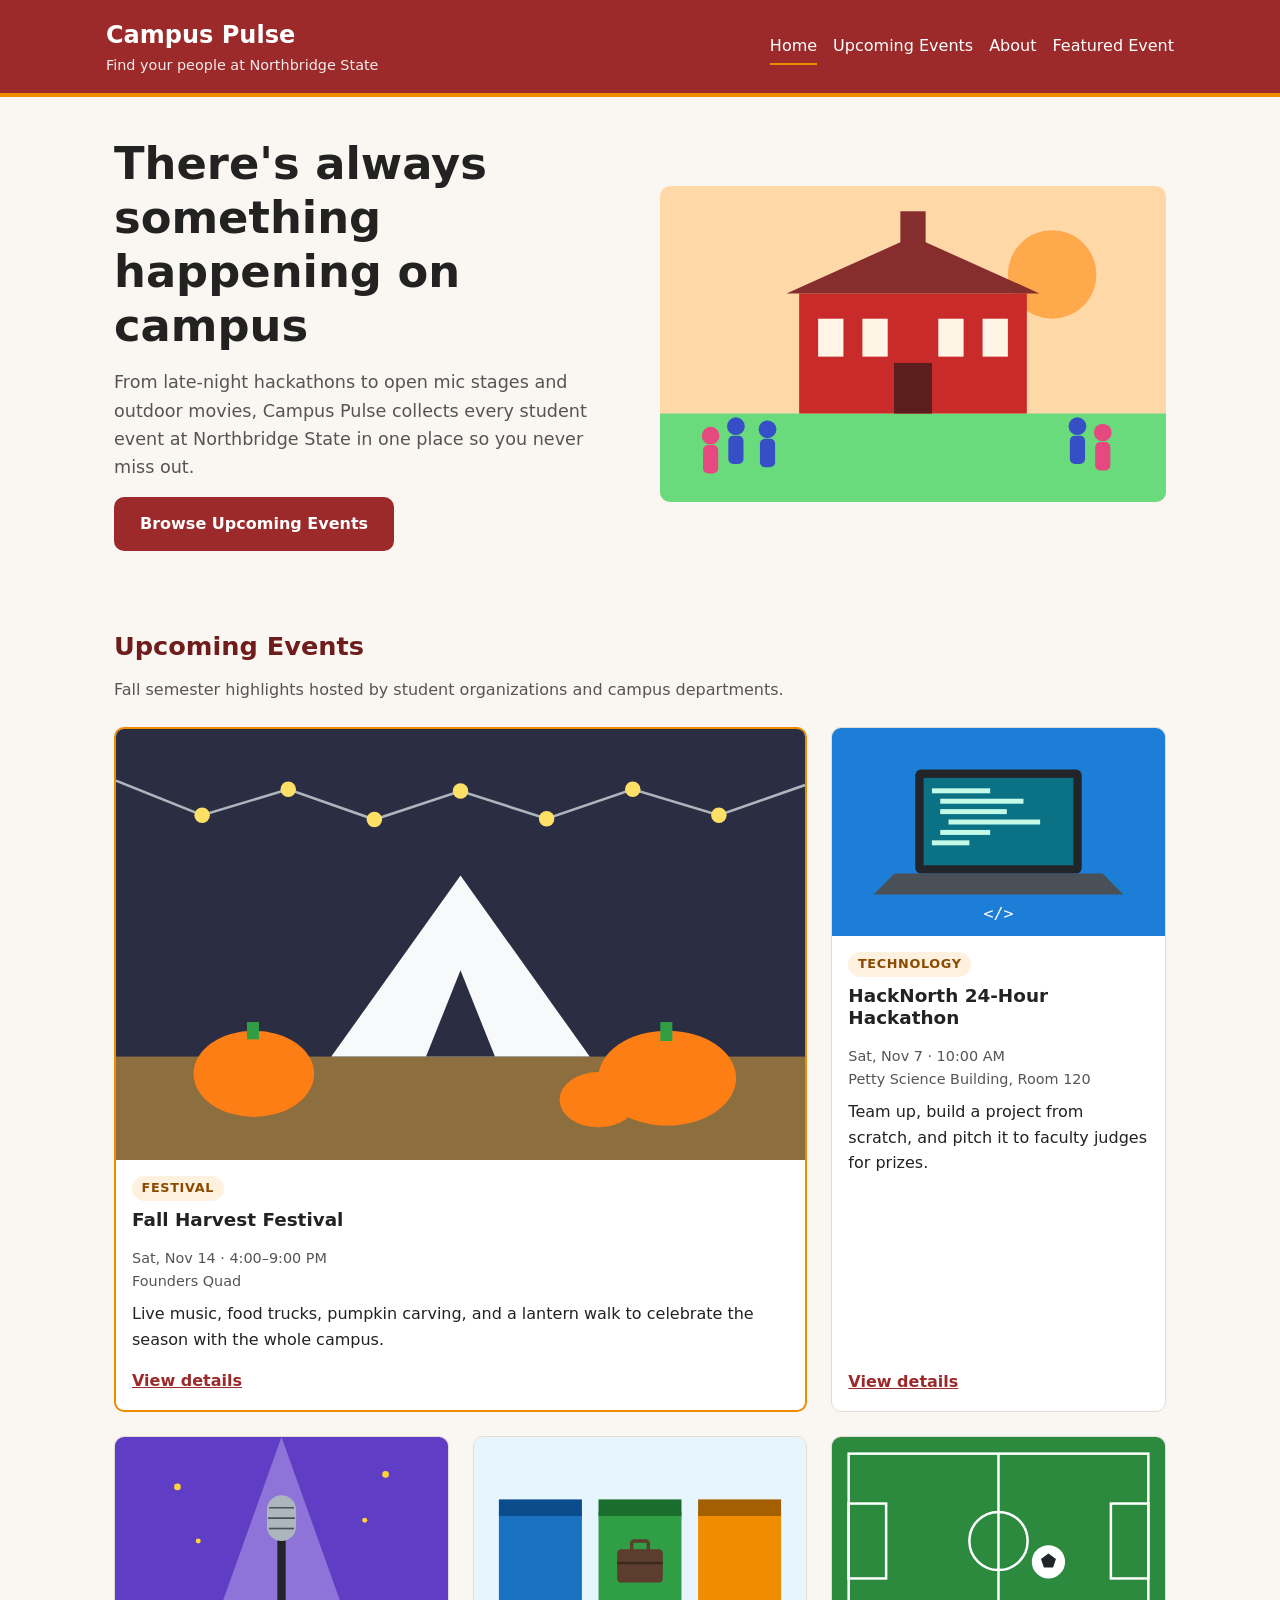
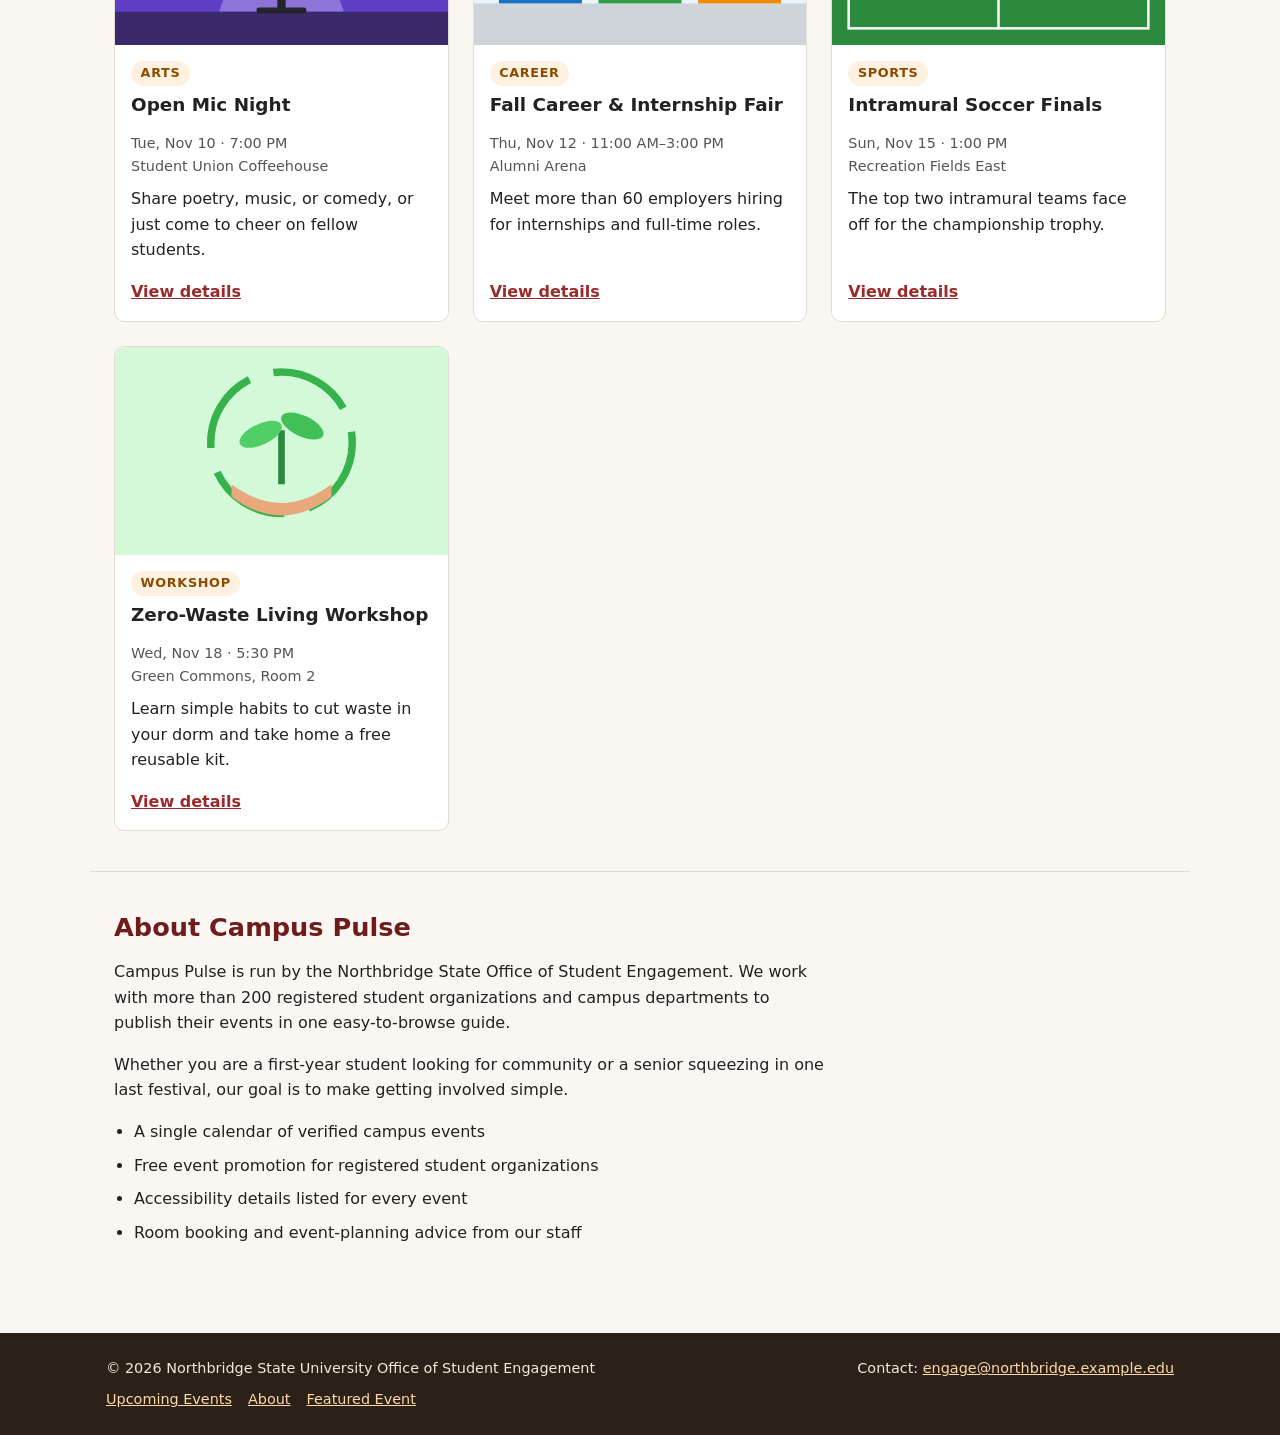
<file: index.html>
<!DOCTYPE html>
<!--
  File: index.html
  Author: Arodi Kapuadi
  Course: CSC 372 - Assignment 2 (Layouts)
  Description: Home page of the Campus Pulse event guide for Northbridge State
               University. Shows a hero section, a grid of upcoming events,
               and an About section describing the Office of Student Engagement.
-->
<html lang="en">
<head>
  <meta charset="UTF-8">
  <meta name="viewport" content="width=device-width, initial-scale=1.0">
  <meta name="description" content="Campus Pulse helps Northbridge State University students discover campus events and activities.">
  <title>Campus Pulse | Northbridge State Event Guide</title>
  <link rel="stylesheet" href="css/styles.css">
</head>
<body>

  <!-- ========== Site header and primary navigation ========== -->
  <header class="site-header">
    <div class="site-header__inner">
      <div class="brand">
        <a class="brand__name" href="index.html">Campus Pulse</a>
        <p class="brand__tagline">Find your people at Northbridge State</p>
      </div>
      <nav class="main-nav" aria-label="Primary">
        <ul class="main-nav__list">
          <li><a href="index.html" aria-current="page">Home</a></li>
          <li><a href="index.html#upcoming-events">Upcoming Events</a></li>
          <li><a href="index.html#about">About</a></li>
          <li><a href="event.html">Featured Event</a></li>
        </ul>
      </nav>
    </div>
  </header>

  <main>

    <!-- ========== Hero section ========== -->
    <section class="hero" aria-labelledby="hero-heading">
      <div class="hero__content">
        <h1 id="hero-heading">There's always something happening on campus</h1>
        <p>
          From late-night hackathons to open mic stages and outdoor movies,
          Campus Pulse collects every student event at Northbridge State in
          one place so you never miss out.
        </p>
        <a class="button" href="#upcoming-events">Browse Upcoming Events</a>
      </div>
      <figure class="hero__figure">
        <img src="images/hero-campus.svg" alt="Illustration of students gathering on the lawn in front of a red-brick campus hall at sunset" width="800" height="500">
      </figure>
    </section>

    <!-- ========== Upcoming events grid ========== -->
    <section class="upcoming" id="upcoming-events" aria-labelledby="upcoming-heading">
      <h2 id="upcoming-heading">Upcoming Events</h2>
      <p class="section-intro">Fall semester highlights hosted by student organizations and campus departments.</p>

      <div class="event-grid">

        <!-- Featured card: spans two columns on wider screens -->
        <article class="event-card event-card--featured">
          <img src="images/harvest-festival.svg" alt="Festival tent glowing under string lights with pumpkins on the ground" width="800" height="500">
          <div class="event-card__body">
            <p class="tag">Festival</p>
            <h3>Fall Harvest Festival</h3>
            <ul class="event-meta">
              <li><time datetime="2026-11-14T16:00">Sat, Nov 14 &middot; 4:00&ndash;9:00 PM</time></li>
              <li>Founders Quad</li>
            </ul>
            <p>Live music, food trucks, pumpkin carving, and a lantern walk to celebrate the season with the whole campus.</p>
            <a class="card-link" href="event.html">View details<span class="visually-hidden"> for Fall Harvest Festival</span></a>
          </div>
        </article>

        <article class="event-card">
          <img src="images/hackathon.svg" alt="Laptop displaying lines of code" width="800" height="500">
          <div class="event-card__body">
            <p class="tag">Technology</p>
            <h3>HackNorth 24-Hour Hackathon</h3>
            <ul class="event-meta">
              <li><time datetime="2026-11-07T10:00">Sat, Nov 7 &middot; 10:00 AM</time></li>
              <li>Petty Science Building, Room 120</li>
            </ul>
            <p>Team up, build a project from scratch, and pitch it to faculty judges for prizes.</p>
            <a class="card-link" href="event.html">View details<span class="visually-hidden"> for HackNorth 24-Hour Hackathon</span></a>
          </div>
        </article>

        <article class="event-card">
          <img src="images/open-mic.svg" alt="Microphone on a stage under a purple spotlight" width="800" height="500">
          <div class="event-card__body">
            <p class="tag">Arts</p>
            <h3>Open Mic Night</h3>
            <ul class="event-meta">
              <li><time datetime="2026-11-10T19:00">Tue, Nov 10 &middot; 7:00 PM</time></li>
              <li>Student Union Coffeehouse</li>
            </ul>
            <p>Share poetry, music, or comedy, or just come to cheer on fellow students.</p>
            <a class="card-link" href="event.html">View details<span class="visually-hidden"> for Open Mic Night</span></a>
          </div>
        </article>

        <article class="event-card">
          <img src="images/career-fair.svg" alt="Three employer booths with colored banners and a briefcase" width="800" height="500">
          <div class="event-card__body">
            <p class="tag">Career</p>
            <h3>Fall Career &amp; Internship Fair</h3>
            <ul class="event-meta">
              <li><time datetime="2026-11-12T11:00">Thu, Nov 12 &middot; 11:00 AM&ndash;3:00 PM</time></li>
              <li>Alumni Arena</li>
            </ul>
            <p>Meet more than 60 employers hiring for internships and full-time roles.</p>
            <a class="card-link" href="event.html">View details<span class="visually-hidden"> for Fall Career and Internship Fair</span></a>
          </div>
        </article>

        <article class="event-card">
          <img src="images/soccer-finals.svg" alt="Soccer ball on a green field with white field markings" width="800" height="500">
          <div class="event-card__body">
            <p class="tag">Sports</p>
            <h3>Intramural Soccer Finals</h3>
            <ul class="event-meta">
              <li><time datetime="2026-11-15T13:00">Sun, Nov 15 &middot; 1:00 PM</time></li>
              <li>Recreation Fields East</li>
            </ul>
            <p>The top two intramural teams face off for the championship trophy.</p>
            <a class="card-link" href="event.html">View details<span class="visually-hidden"> for Intramural Soccer Finals</span></a>
          </div>
        </article>

        <article class="event-card">
          <img src="images/sustainability-workshop.svg" alt="Seedling held in cupped hands inside a green circle" width="800" height="500">
          <div class="event-card__body">
            <p class="tag">Workshop</p>
            <h3>Zero-Waste Living Workshop</h3>
            <ul class="event-meta">
              <li><time datetime="2026-11-18T17:30">Wed, Nov 18 &middot; 5:30 PM</time></li>
              <li>Green Commons, Room 2</li>
            </ul>
            <p>Learn simple habits to cut waste in your dorm and take home a free reusable kit.</p>
            <a class="card-link" href="event.html">View details<span class="visually-hidden"> for Zero-Waste Living Workshop</span></a>
          </div>
        </article>

      </div>
    </section>

    <!-- ========== About section ========== -->
    <section class="about" id="about" aria-labelledby="about-heading">
      <h2 id="about-heading">About Campus Pulse</h2>
      <p>
        Campus Pulse is run by the Northbridge State Office of Student
        Engagement. We work with more than 200 registered student
        organizations and campus departments to publish their events in one
        easy-to-browse guide.
      </p>
      <p>
        Whether you are a first-year student looking for community or a
        senior squeezing in one last festival, our goal is to make getting
        involved simple.
      </p>
      <ul class="benefit-list">
        <li>A single calendar of verified campus events</li>
        <li>Free event promotion for registered student organizations</li>
        <li>Accessibility details listed for every event</li>
        <li>Room booking and event-planning advice from our staff</li>
      </ul>
    </section>

  </main>

  <!-- ========== Site footer ========== -->
  <footer class="site-footer">
    <div class="site-footer__inner">
      <p>&copy; 2026 Northbridge State University Office of Student Engagement</p>
      <p>Contact: <a href="mailto:engage@northbridge.example.edu">engage@northbridge.example.edu</a></p>
      <ul class="footer-links">
        <li><a href="index.html#upcoming-events">Upcoming Events</a></li>
        <li><a href="index.html#about">About</a></li>
        <li><a href="event.html">Featured Event</a></li>
      </ul>
    </div>
  </footer>

</body>
</html>
</file>
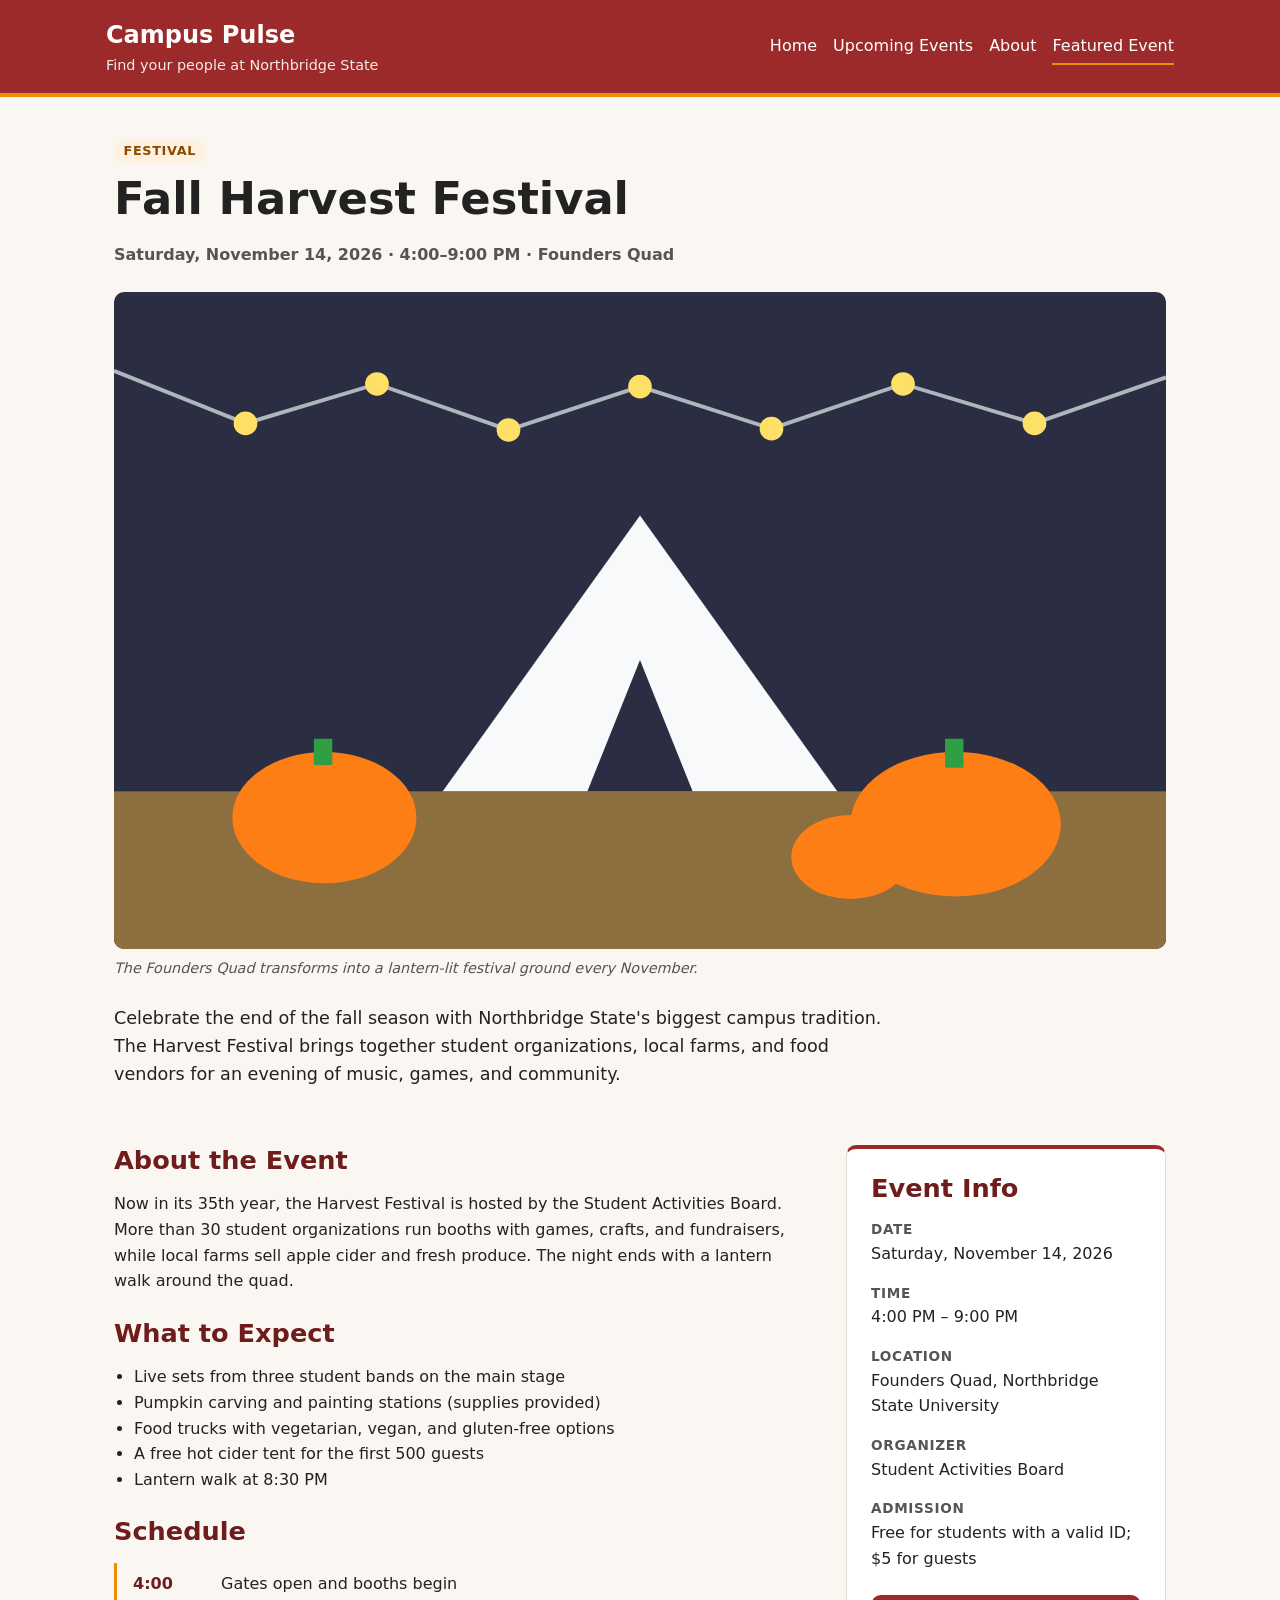
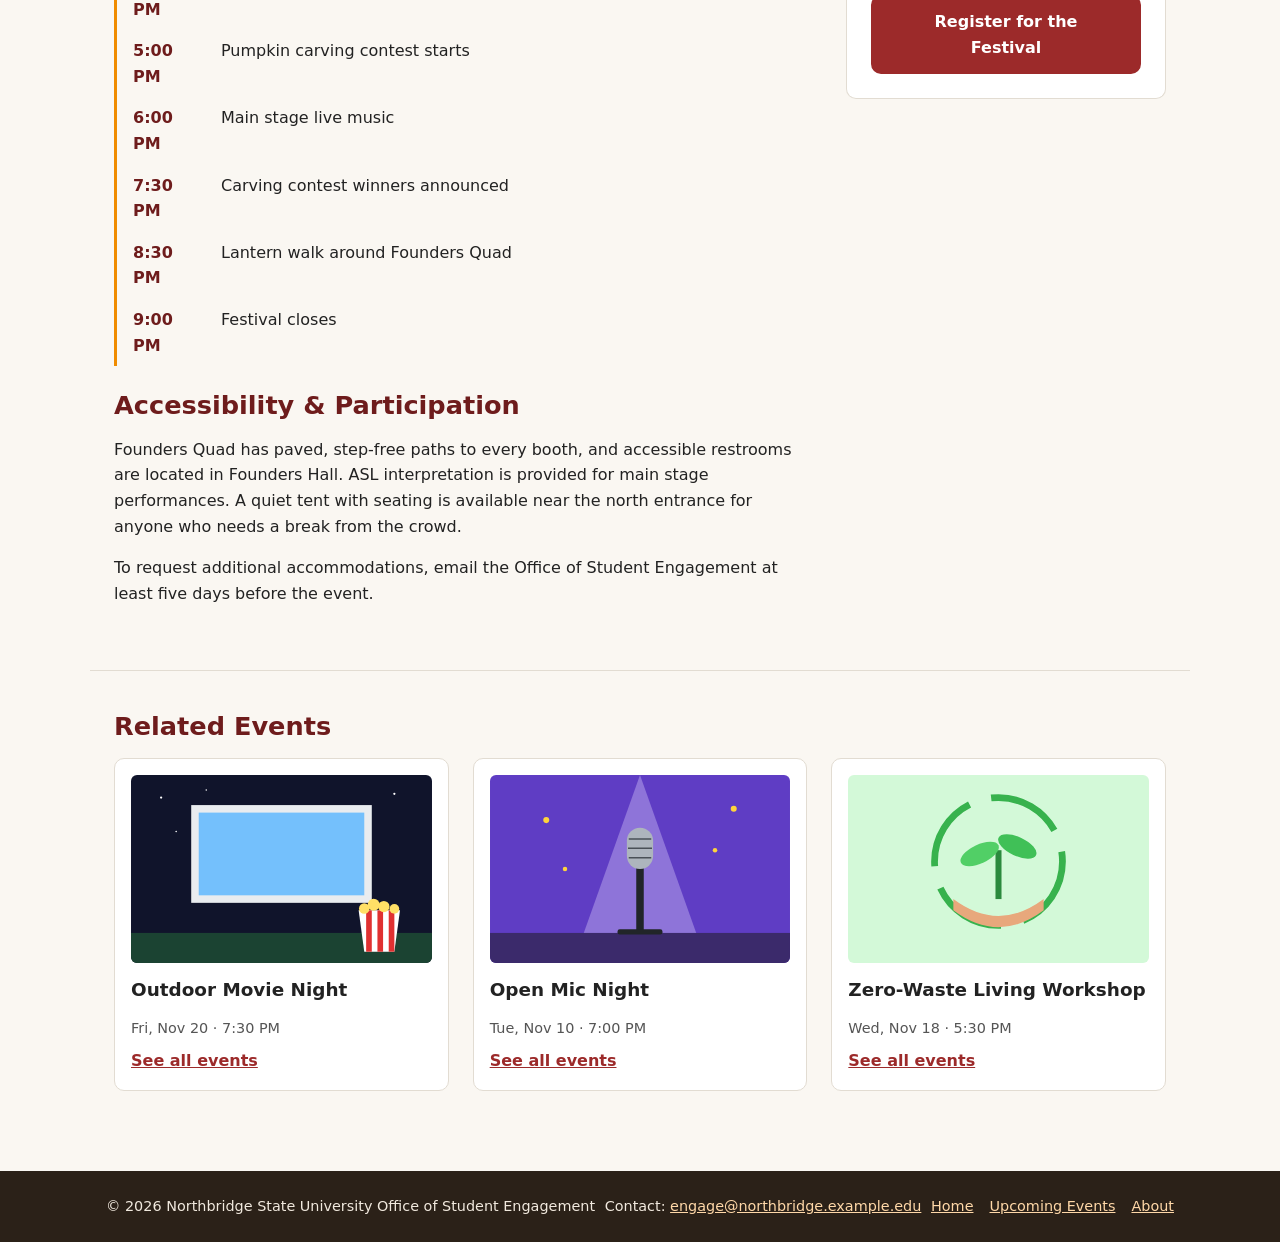
<file: event.html>
<!DOCTYPE html>
<!--
  File: event.html
  Author: Arodi Kapuadi
  Course: CSC 372 - Assignment 2 (Layouts)
  Description: Featured event details page for the Fall Harvest Festival.
               Uses a two-column main/sidebar layout (CSS Grid) and a row of
               related event cards (Flexbox).
-->
<html lang="en">
<head>
  <meta charset="UTF-8">
  <meta name="viewport" content="width=device-width, initial-scale=1.0">
  <meta name="description" content="Details, schedule, and registration for the Fall Harvest Festival at Northbridge State University.">
  <title>Fall Harvest Festival | Campus Pulse</title>
  <link rel="stylesheet" href="css/styles.css">
</head>
<body>

  <!-- ========== Site header and primary navigation (shared with index.html) ========== -->
  <header class="site-header">
    <div class="site-header__inner">
      <div class="brand">
        <a class="brand__name" href="index.html">Campus Pulse</a>
        <p class="brand__tagline">Find your people at Northbridge State</p>
      </div>
      <nav class="main-nav" aria-label="Primary">
        <ul class="main-nav__list">
          <li><a href="index.html">Home</a></li>
          <li><a href="index.html#upcoming-events">Upcoming Events</a></li>
          <li><a href="index.html#about">About</a></li>
          <li><a href="event.html" aria-current="page">Featured Event</a></li>
        </ul>
      </nav>
    </div>
  </header>

  <main>

    <!-- ========== Event introduction ========== -->
    <section class="event-intro" aria-labelledby="event-heading">
      <p class="tag">Festival</p>
      <h1 id="event-heading">Fall Harvest Festival</h1>
      <p class="event-intro__when">
        <time datetime="2026-11-14T16:00">Saturday, November 14, 2026 &middot; 4:00&ndash;9:00 PM</time>
        &middot; Founders Quad
      </p>
      <figure class="event-intro__figure">
        <img src="images/harvest-festival.svg" alt="White festival tent glowing under string lights at dusk, with pumpkins scattered across the ground" width="800" height="500">
        <figcaption>The Founders Quad transforms into a lantern-lit festival ground every November.</figcaption>
      </figure>
      <p class="event-intro__lead">
        Celebrate the end of the fall season with Northbridge State's biggest
        campus tradition. The Harvest Festival brings together student
        organizations, local farms, and food vendors for an evening of music,
        games, and community.
      </p>
    </section>

    <!-- ========== Main content + sidebar (CSS Grid) ========== -->
    <div class="event-layout">

      <article class="event-details">
        <section aria-labelledby="about-event-heading">
          <h2 id="about-event-heading">About the Event</h2>
          <p>
            Now in its 35th year, the Harvest Festival is hosted by the Student
            Activities Board. More than 30 student organizations run booths
            with games, crafts, and fundraisers, while local farms sell apple
            cider and fresh produce. The night ends with a lantern walk around
            the quad.
          </p>
        </section>

        <section aria-labelledby="expect-heading">
          <h2 id="expect-heading">What to Expect</h2>
          <ul class="detail-list">
            <li>Live sets from three student bands on the main stage</li>
            <li>Pumpkin carving and painting stations (supplies provided)</li>
            <li>Food trucks with vegetarian, vegan, and gluten-free options</li>
            <li>A free hot cider tent for the first 500 guests</li>
            <li>Lantern walk at 8:30 PM</li>
          </ul>
        </section>

        <section aria-labelledby="schedule-heading">
          <h2 id="schedule-heading">Schedule</h2>
          <ol class="schedule">
            <li><time datetime="16:00">4:00 PM</time> Gates open and booths begin</li>
            <li><time datetime="17:00">5:00 PM</time> Pumpkin carving contest starts</li>
            <li><time datetime="18:00">6:00 PM</time> Main stage live music</li>
            <li><time datetime="19:30">7:30 PM</time> Carving contest winners announced</li>
            <li><time datetime="20:30">8:30 PM</time> Lantern walk around Founders Quad</li>
            <li><time datetime="21:00">9:00 PM</time> Festival closes</li>
          </ol>
        </section>

        <section aria-labelledby="access-heading">
          <h2 id="access-heading">Accessibility &amp; Participation</h2>
          <p>
            Founders Quad has paved, step-free paths to every booth, and
            accessible restrooms are located in Founders Hall. ASL
            interpretation is provided for main stage performances. A quiet
            tent with seating is available near the north entrance for anyone
            who needs a break from the crowd.
          </p>
          <p>
            To request additional accommodations, email the Office of Student
            Engagement at least five days before the event.
          </p>
        </section>
      </article>

      <aside class="event-sidebar" aria-labelledby="sidebar-heading">
        <h2 id="sidebar-heading">Event Info</h2>
        <dl class="info-list">
          <dt>Date</dt>
          <dd><time datetime="2026-11-14">Saturday, November 14, 2026</time></dd>
          <dt>Time</dt>
          <dd><time datetime="16:00">4:00 PM</time> &ndash; <time datetime="21:00">9:00 PM</time></dd>
          <dt>Location</dt>
          <dd>Founders Quad, Northbridge State University</dd>
          <dt>Organizer</dt>
          <dd>Student Activities Board</dd>
          <dt>Admission</dt>
          <dd>Free for students with a valid ID; $5 for guests</dd>
        </dl>
        <a class="button button--block" href="mailto:engage@northbridge.example.edu?subject=Harvest%20Festival%20Registration">Register for the Festival</a>
      </aside>

    </div>

    <!-- ========== Related events (Flexbox) ========== -->
    <section class="related" aria-labelledby="related-heading">
      <h2 id="related-heading">Related Events</h2>
      <div class="related__list">
        <article class="mini-card">
          <img src="images/movie-night.svg" alt="Outdoor movie screen under a starry sky with a box of popcorn" width="800" height="500">
          <h3>Outdoor Movie Night</h3>
          <p><time datetime="2026-11-20T19:30">Fri, Nov 20 &middot; 7:30 PM</time></p>
          <a class="card-link" href="index.html#upcoming-events">See all events<span class="visually-hidden"> including Outdoor Movie Night</span></a>
        </article>
        <article class="mini-card">
          <img src="images/open-mic.svg" alt="Microphone on a stage under a purple spotlight" width="800" height="500">
          <h3>Open Mic Night</h3>
          <p><time datetime="2026-11-10T19:00">Tue, Nov 10 &middot; 7:00 PM</time></p>
          <a class="card-link" href="index.html#upcoming-events">See all events<span class="visually-hidden"> including Open Mic Night</span></a>
        </article>
        <article class="mini-card">
          <img src="images/sustainability-workshop.svg" alt="Seedling held in cupped hands inside a green circle" width="800" height="500">
          <h3>Zero-Waste Living Workshop</h3>
          <p><time datetime="2026-11-18T17:30">Wed, Nov 18 &middot; 5:30 PM</time></p>
          <a class="card-link" href="index.html#upcoming-events">See all events<span class="visually-hidden"> including Zero-Waste Living Workshop</span></a>
        </article>
      </div>
    </section>

  </main>

  <!-- ========== Site footer (shared with index.html) ========== -->
  <footer class="site-footer">
    <div class="site-footer__inner">
      <p>&copy; 2026 Northbridge State University Office of Student Engagement</p>
      <p>Contact: <a href="mailto:engage@northbridge.example.edu">engage@northbridge.example.edu</a></p>
      <ul class="footer-links">
        <li><a href="index.html">Home</a></li>
        <li><a href="index.html#upcoming-events">Upcoming Events</a></li>
        <li><a href="index.html#about">About</a></li>
      </ul>
    </div>
  </footer>

</body>
</html>
</file>
<file: css/styles.css>
/*
  File: css/styles.css
  Author: Arodi Kapuadi
  Course: CSC 372 - Assignment 2 (Layouts)
  Description: Shared stylesheet for index.html and event.html.
               Written mobile-first: base styles target small screens, and
               media queries at the bottom of the file add multi-column
               layouts for tablets (640px+) and desktops (960px+).

  Table of contents
    1. Custom properties (colors, spacing)
    2. Reset and base elements
    3. Utilities and shared components (buttons, tags, links)
    4. Header and navigation        (Flexbox)
    5. Hero                         (Flexbox)
    6. Upcoming events grid         (Grid)
    7. About section
    8. Event intro
    9. Event layout: main + sidebar (Grid)
   10. Related events               (Flexbox)
   11. Footer                       (Flexbox)
   12. Media queries
*/

/* ---------- 1. Custom properties ---------- */
:root {
  --color-primary: #9c2a2a;      /* university brick red */
  --color-primary-dark: #6e1c1c;
  --color-accent: #f08c00;       /* autumn orange */
  --color-text: #222;
  --color-muted: #555;
  --color-bg: #faf7f2;
  --color-surface: #fff;
  --color-border: #e2dcd2;

  --radius: 10px;
  --space-xs: 0.5rem;
  --space-sm: 1rem;
  --space-md: 1.5rem;
  --space-lg: 2.5rem;
  --max-width: 1100px;
}

/* ---------- 2. Reset and base elements ---------- */

/* Include padding and border in every element's width so layouts add up */
*,
*::before,
*::after {
  box-sizing: border-box;
}

body {
  margin: 0;
  font-family: system-ui, -apple-system, "Segoe UI", Roboto, Helvetica, Arial, sans-serif;
  line-height: 1.6;
  color: var(--color-text);
  background-color: var(--color-bg);
}

img {
  display: block;
  max-width: 100%;
  height: auto;
}

h1,
h2,
h3 {
  line-height: 1.2;
  margin: 0 0 var(--space-sm);
}

h1 { font-size: 2rem; }
h2 { font-size: 1.6rem; color: var(--color-primary-dark); }
h3 { font-size: 1.15rem; }

p {
  margin: 0 0 var(--space-sm);
}

a {
  color: var(--color-primary);
}

a:hover,
a:focus {
  color: var(--color-primary-dark);
}

/* Visible focus outline for keyboard users */
a:focus-visible {
  outline: 3px solid var(--color-accent);
  outline-offset: 2px;
}

/* Every top-level page section shares the same centered, padded column */
main > section,
.event-layout {
  max-width: var(--max-width);
  margin: 0 auto;
  padding: var(--space-lg) var(--space-sm);
}

/* ---------- 3. Utilities and shared components ---------- */

/* Hides text visually but keeps it available to screen readers */
.visually-hidden {
  position: absolute;
  width: 1px;
  height: 1px;
  padding: 0;
  margin: -1px;
  overflow: hidden;
  clip: rect(0, 0, 0, 0);
  white-space: nowrap;
  border: 0;
}

/* A link styled as a button */
.button {
  display: inline-block;
  padding: 0.75rem 1.5rem;
  border: 2px solid var(--color-primary);
  border-radius: var(--radius);
  background-color: var(--color-primary);
  color: #fff;
  font-weight: 700;
  text-decoration: none;
  text-align: center;
}

.button:hover,
.button:focus {
  background-color: var(--color-primary-dark);
  border-color: var(--color-primary-dark);
  color: #fff;
}

.button--block {
  display: block;
  width: 100%;
}

/* Small category label */
.tag {
  display: inline-block;
  margin: 0 0 var(--space-xs);
  padding: 0.15rem 0.6rem;
  border-radius: 999px;
  background-color: #fff1e0;
  color: #8a4b00;
  font-size: 0.8rem;
  font-weight: 700;
  text-transform: uppercase;
  letter-spacing: 0.05em;
}

.card-link {
  font-weight: 700;
}

.section-intro {
  color: var(--color-muted);
  margin-bottom: var(--space-md);
}

/* ---------- 4. Header and navigation (Flexbox) ---------- */
.site-header {
  background-color: var(--color-primary);
  color: #fff;
  border-bottom: 4px solid var(--color-accent);
}

/* Stacks brand and nav on phones; becomes a row at 640px (see media queries) */
.site-header__inner {
  display: flex;
  flex-direction: column;
  align-items: flex-start;
  gap: var(--space-xs);
  max-width: var(--max-width);
  margin: 0 auto;
  padding: var(--space-sm);
}

.brand__name {
  color: #fff;
  font-size: 1.5rem;
  font-weight: 800;
  text-decoration: none;
}

.brand__name:hover,
.brand__name:focus {
  color: #ffe8cc;
}

.brand__tagline {
  margin: 0;
  font-size: 0.9rem;
  opacity: 0.9;
}

/* Nav links sit in a row and wrap to a new line when space runs out */
.main-nav__list {
  display: flex;
  flex-wrap: wrap;
  gap: var(--space-xs) var(--space-sm);
  margin: 0;
  padding: 0;
  list-style: none;
}

.main-nav__list a {
  display: block;
  padding: 0.25rem 0;
  border-bottom: 2px solid transparent;
  color: #fff;
  text-decoration: none;
}

.main-nav__list a:hover,
.main-nav__list a:focus,
.main-nav__list a[aria-current="page"] {
  border-bottom-color: var(--color-accent);
  color: #fff;
}

/* ---------- 5. Hero (Flexbox) ---------- */

/* Text and image stack on phones; sit side by side at 960px */
.hero {
  display: flex;
  flex-direction: column;
  align-items: center;
  gap: var(--space-md);
}

.hero__content {
  flex: 1;
}

.hero__content p {
  font-size: 1.1rem;
  color: var(--color-muted);
}

.hero__figure {
  flex: 1;
  margin: 0;
}

.hero__figure img {
  border-radius: var(--radius);
}

/* ---------- 6. Upcoming events grid (Grid) ---------- */

/* One column on phones; two at 640px; three at 960px with a wide featured card */
.event-grid {
  display: grid;
  grid-template-columns: 1fr;
  gap: var(--space-md);
}

.event-card {
  display: flex;
  flex-direction: column;
  border: 1px solid var(--color-border);
  border-radius: var(--radius);
  background-color: var(--color-surface);
  overflow: hidden;
}

.event-card__body {
  display: flex;
  flex-direction: column;
  flex: 1;
  padding: var(--space-sm);
}

/* Push the "View details" link to the bottom so links line up across a row */
.event-card__body .card-link {
  margin-top: auto;
}

.event-card--featured {
  border: 2px solid var(--color-accent);
}

/* Keep the category tag sized to its text instead of stretching */
.event-card__body .tag {
  align-self: flex-start;
}

.event-meta {
  margin: 0 0 var(--space-xs);
  padding: 0;
  list-style: none;
  color: var(--color-muted);
  font-size: 0.9rem;
}

/* ---------- 7. About section ---------- */
.about {
  border-top: 1px solid var(--color-border);
}

.about p {
  max-width: 70ch;
}

.benefit-list {
  margin: var(--space-sm) 0 0;
  padding-left: 1.25rem;
}

.benefit-list li {
  margin-bottom: var(--space-xs);
}

/* ---------- 8. Event intro ---------- */
.event-intro__when {
  color: var(--color-muted);
  font-weight: 600;
}

.event-intro__figure {
  margin: var(--space-md) 0;
}

.event-intro__figure img {
  width: 100%;
  border-radius: var(--radius);
}

.event-intro__figure figcaption {
  margin-top: var(--space-xs);
  color: var(--color-muted);
  font-size: 0.9rem;
  font-style: italic;
}

.event-intro__lead {
  max-width: 70ch;
  font-size: 1.1rem;
}

/* ---------- 9. Event layout: main + sidebar (Grid) ---------- */

/* Single column on phones (sidebar falls below main); two columns at 960px */
.event-layout {
  display: grid;
  grid-template-columns: 1fr;
  gap: var(--space-lg);
  padding-top: 0;
}

.event-details section {
  margin-bottom: var(--space-md);
}

.detail-list {
  padding-left: 1.25rem;
}

.schedule {
  margin: 0;
  padding: 0;
  list-style: none;
  border-left: 3px solid var(--color-accent);
}

.schedule li {
  display: flex;
  align-items: baseline;
  gap: var(--space-sm);
  padding: var(--space-xs) var(--space-sm);
}

.schedule time {
  flex: 0 0 4.5rem;
  font-weight: 700;
  color: var(--color-primary-dark);
}

.event-sidebar {
  align-self: start;
  padding: var(--space-md);
  border: 1px solid var(--color-border);
  border-top: 4px solid var(--color-primary);
  border-radius: var(--radius);
  background-color: var(--color-surface);
}

.info-list {
  margin: 0 0 var(--space-md);
}

.info-list dt {
  font-weight: 700;
  font-size: 0.85rem;
  text-transform: uppercase;
  letter-spacing: 0.05em;
  color: var(--color-muted);
}

.info-list dd {
  margin: 0 0 var(--space-sm);
}

/* ---------- 10. Related events (Flexbox) ---------- */

/* Cards share a row and wrap onto new lines when the screen is too narrow */
.related {
  border-top: 1px solid var(--color-border);
}

.related__list {
  display: flex;
  flex-wrap: wrap;
  justify-content: space-between;
  gap: var(--space-md);
}

/* Grow and shrink from a 240px base so 1, 2, or 3 cards fit per row */
.mini-card {
  flex: 1 1 240px;
  padding: var(--space-sm);
  border: 1px solid var(--color-border);
  border-radius: var(--radius);
  background-color: var(--color-surface);
}

.mini-card img {
  margin-bottom: var(--space-sm);
  border-radius: calc(var(--radius) - 4px);
}

.mini-card p {
  color: var(--color-muted);
  font-size: 0.9rem;
  margin-bottom: var(--space-xs);
}

/* ---------- 11. Footer (Flexbox) ---------- */
.site-footer {
  margin-top: var(--space-lg);
  background-color: #2b2118;
  color: #f1e9de;
}

.site-footer a {
  color: #ffd8a8;
}

/* Stacks on phones; spreads across a row at 960px */
.site-footer__inner {
  display: flex;
  flex-direction: column;
  gap: var(--space-xs);
  max-width: var(--max-width);
  margin: 0 auto;
  padding: var(--space-md) var(--space-sm);
  font-size: 0.9rem;
}

.site-footer__inner p {
  margin: 0;
}

.footer-links {
  display: flex;
  flex-wrap: wrap;
  gap: var(--space-sm);
  margin: 0;
  padding: 0;
  list-style: none;
}

/* ---------- 12. Media queries ---------- */

/* Tablet: 640px and wider */
@media (min-width: 640px) {
  h1 { font-size: 2.4rem; }

  /* Brand on the left, nav on the right, vertically centered */
  .site-header__inner {
    flex-direction: row;
    justify-content: space-between;
    align-items: center;
    gap: var(--space-md);
  }

  /* Two equal event columns */
  .event-grid {
    grid-template-columns: repeat(2, 1fr);
  }

  /* Featured card fills the full first row */
  .event-card--featured {
    grid-column: 1 / -1;
  }

  main > section,
  .event-layout {
    padding-left: var(--space-md);
    padding-right: var(--space-md);
  }
}

/* Desktop: 960px and wider */
@media (min-width: 960px) {
  h1 { font-size: 2.8rem; }

  /* Text and image side by side */
  .hero {
    flex-direction: row;
    gap: var(--space-lg);
  }

  /* Three columns; the featured card spans two, so cards have two widths */
  .event-grid {
    grid-template-columns: repeat(3, 1fr);
  }

  .event-card--featured {
    grid-column: span 2;
  }

  /* Main content takes the remaining width; sidebar is fixed at 320px */
  .event-layout {
    grid-template-columns: minmax(0, 1fr) 320px;
  }

  /* Keep the sidebar in view while reading the long main column */
  .event-sidebar {
    position: sticky;
    top: var(--space-sm);
  }

  /* Footer items spread across one row */
  .site-footer__inner {
    flex-direction: row;
    flex-wrap: wrap;
    justify-content: space-between;
    align-items: center;
  }
}
</file>
